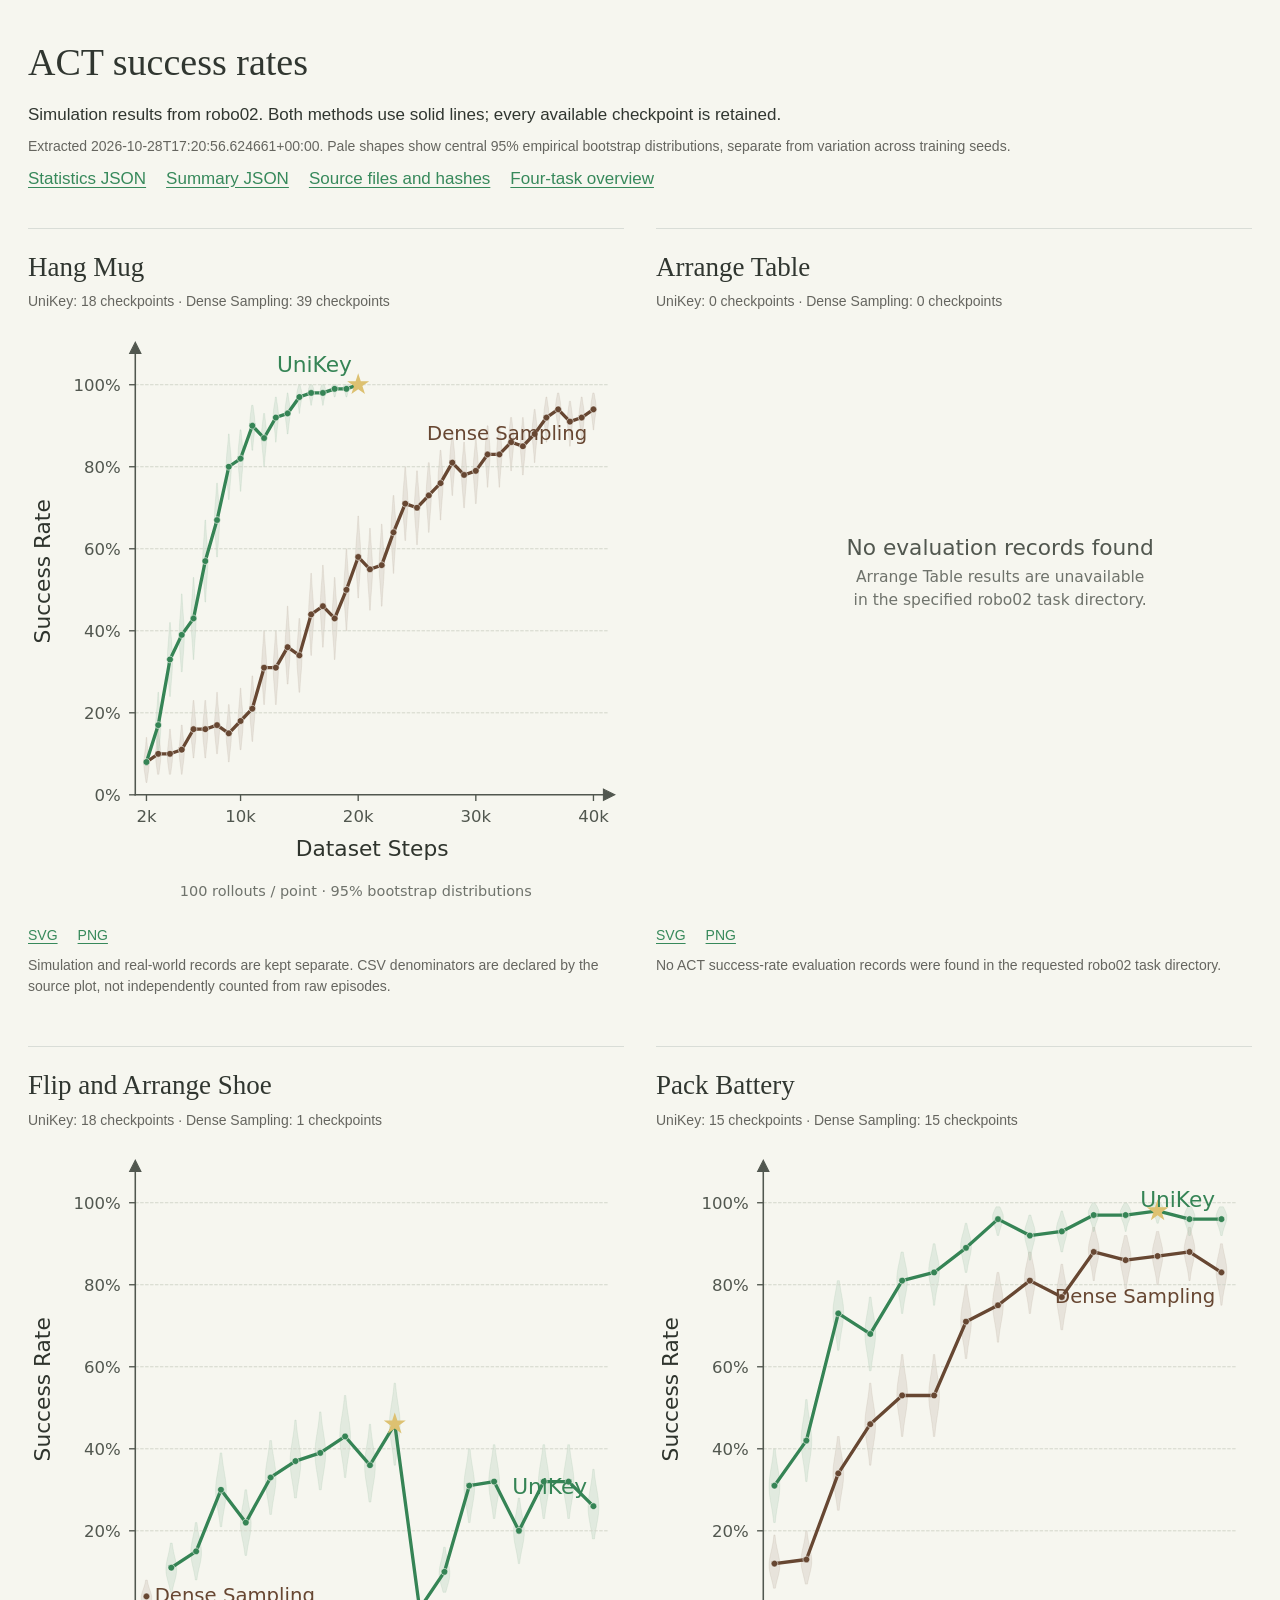
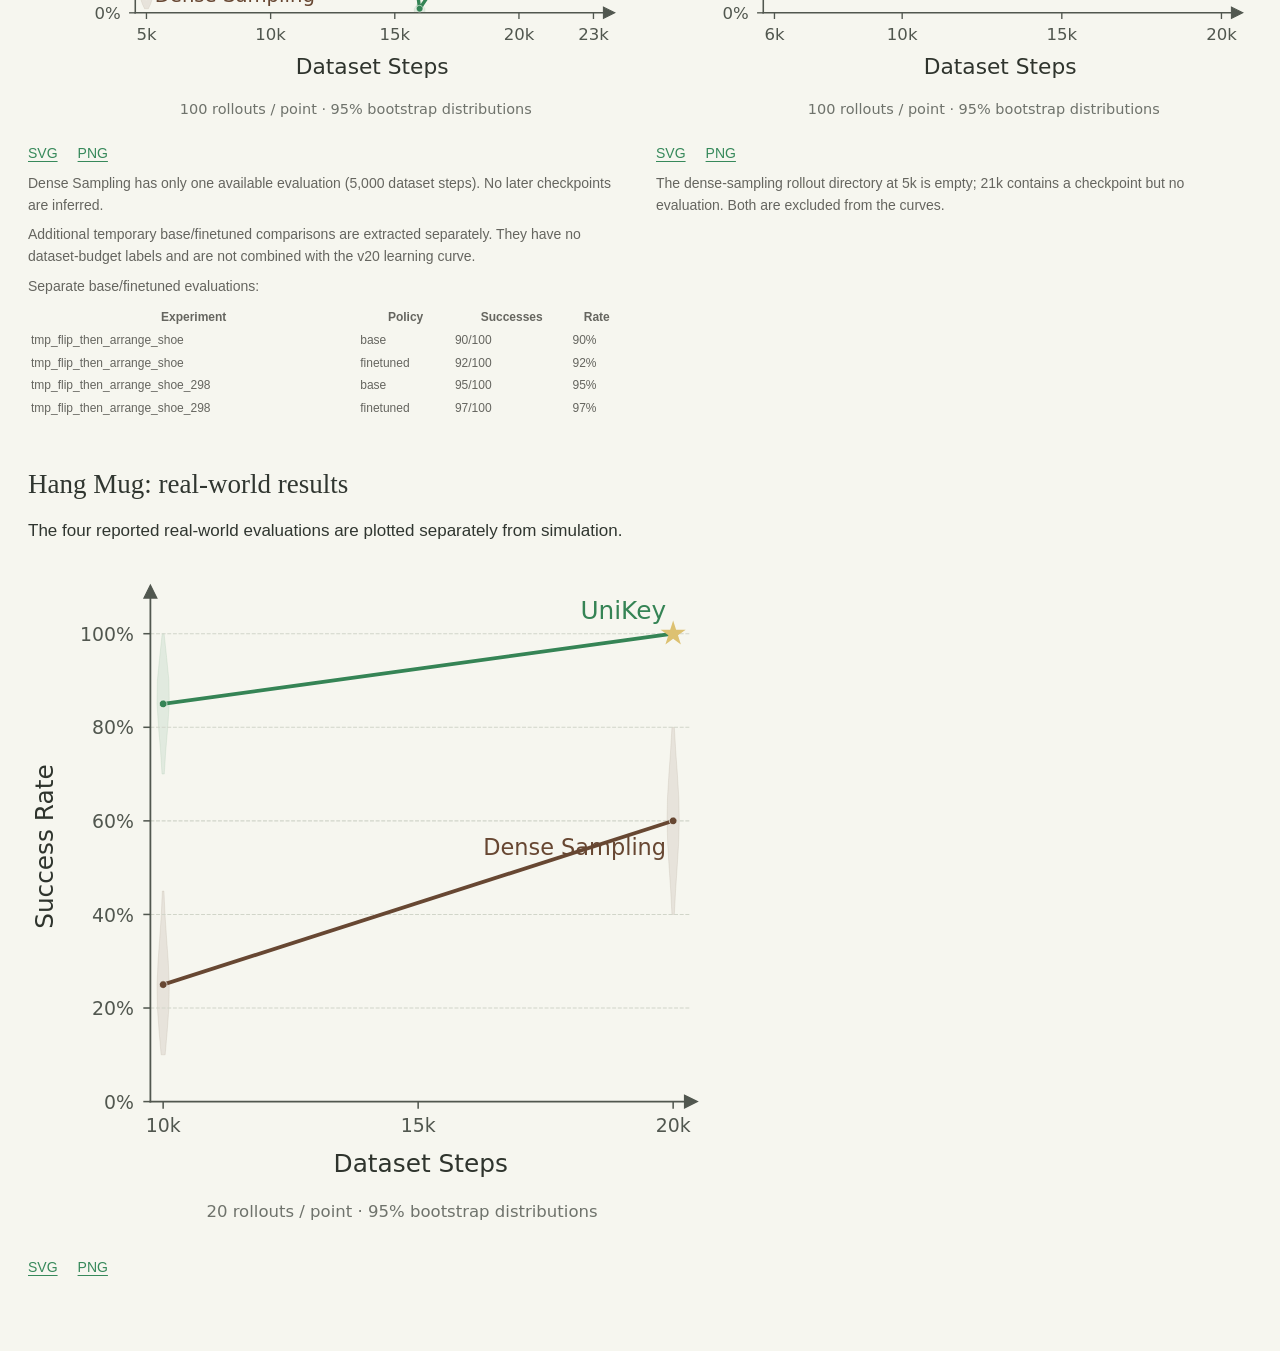
<file: data_stat/index.html>
<!doctype html><html lang="en"><head><meta charset="utf-8"><meta name="viewport" content="width=device-width,initial-scale=1">
<title>ACT Success Rates — Local Preview</title><style>
*{box-sizing:border-box}body{margin:0;background:#f6f6ef;color:#303630;font:17px/1.55 Arial,sans-serif}main{max-width:1400px;margin:auto;padding:40px 28px 64px}h1,h2{font-family:Georgia,serif;font-weight:400;line-height:1.2}h1{font-size:38px;margin:0 0 16px}h2{font-size:27px;margin:0 0 8px}a{color:#37895b;text-underline-offset:3px}header{margin-bottom:36px}header p{margin:8px 0}.links,.downloads{display:flex;flex-wrap:wrap;gap:20px}.grid{display:grid;grid-template-columns:repeat(2,minmax(0,1fr));gap:40px 32px}article{min-width:0;border-top:1px solid #d9ddd7;padding-top:22px}article img{display:block;width:100%;height:auto;mix-blend-mode:multiply}.coverage{color:#65655f;font-size:14px;margin:0 0 8px}.notes{font-size:14px;color:#65655f}.notes p{margin:8px 0}.downloads{font-size:14px;margin:8px 0}.real{margin-top:48px;max-width:680px}.real img{width:100%;height:auto;mix-blend-mode:multiply}@media(max-width:700px){main{padding:28px 18px 44px}.grid{grid-template-columns:1fr}h1{font-size:30px}}
</style></head><body><main><header><h1>ACT success rates</h1>
<p>Simulation results from robo02. Both methods use solid lines; every available checkpoint is retained.</p>
<p class="coverage">Extracted 2026-10-28T17:20:56.624661+00:00. Pale shapes show central 95% empirical bootstrap distributions, separate from variation across training seeds.</p>
<p class="links"><a href="statistics.json">Statistics JSON</a><a href="summary.json">Summary JSON</a><a href="sources.json">Source files and hashes</a><a href="plots/overview.png">Four-task overview</a></p></header>
<section class="grid"><article><h2>Hang Mug</h2><p class="coverage">UniKey: 18 checkpoints · Dense Sampling: 39 checkpoints</p>
<a href="plots/hang_mug.svg" target="_blank"><img src="plots/hang_mug.svg?v=35fab3a58383" width="1440" height="1440" alt="Hang Mug simulation success rates" /></a>
<p class="downloads"><a href="plots/hang_mug.svg">SVG</a><a href="plots/hang_mug.png">PNG</a></p><div class="notes"><p>Simulation and real-world records are kept separate. CSV denominators are declared by the source plot, not independently counted from raw episodes.</p></div></article>
<article><h2>Arrange Table</h2><p class="coverage">UniKey: 0 checkpoints · Dense Sampling: 0 checkpoints</p>
<a href="plots/table_arrange.svg" target="_blank"><img src="plots/table_arrange.svg?v=4df8ba5c4b4c" width="1440" height="1440" alt="Arrange Table simulation success rates" /></a>
<p class="downloads"><a href="plots/table_arrange.svg">SVG</a><a href="plots/table_arrange.png">PNG</a></p><div class="notes"><p>No ACT success-rate evaluation records were found in the requested robo02 task directory.</p></div></article>
<article><h2>Flip and Arrange Shoe</h2><p class="coverage">UniKey: 18 checkpoints · Dense Sampling: 1 checkpoints</p>
<a href="plots/flip_then_arrange_shoe.svg" target="_blank"><img src="plots/flip_then_arrange_shoe.svg?v=a3ce1de96430" width="1440" height="1440" alt="Flip and Arrange Shoe simulation success rates" /></a>
<p class="downloads"><a href="plots/flip_then_arrange_shoe.svg">SVG</a><a href="plots/flip_then_arrange_shoe.png">PNG</a></p><div class="notes"><p>Dense Sampling has only one available evaluation (5,000 dataset steps). No later checkpoints are inferred.</p><p>Additional temporary base/finetuned comparisons are extracted separately. They have no dataset-budget labels and are not combined with the v20 learning curve.</p><p>Separate base/finetuned evaluations:</p><table style="width:100%;font-size:12px;overflow-wrap:anywhere"><thead><tr><th>Experiment</th><th>Policy</th><th>Successes</th><th>Rate</th></tr></thead><tbody><tr><td>tmp_flip_then_arrange_shoe</td><td>base</td><td>90/100</td><td>90%</td></tr><tr><td>tmp_flip_then_arrange_shoe</td><td>finetuned</td><td>92/100</td><td>92%</td></tr><tr><td>tmp_flip_then_arrange_shoe_298</td><td>base</td><td>95/100</td><td>95%</td></tr><tr><td>tmp_flip_then_arrange_shoe_298</td><td>finetuned</td><td>97/100</td><td>97%</td></tr></tbody></table></div></article>
<article><h2>Pack Battery</h2><p class="coverage">UniKey: 15 checkpoints · Dense Sampling: 15 checkpoints</p>
<a href="plots/pack_battery.svg" target="_blank"><img src="plots/pack_battery.svg?v=7e76a7aec036" width="1440" height="1440" alt="Pack Battery simulation success rates" /></a>
<p class="downloads"><a href="plots/pack_battery.svg">SVG</a><a href="plots/pack_battery.png">PNG</a></p><div class="notes"><p>The dense-sampling rollout directory at 5k is empty; 21k contains a checkpoint but no evaluation. Both are excluded from the curves.</p></div></article></section>
<section class="real"><h2>Hang Mug: real-world results</h2><p>The four reported real-world evaluations are plotted separately from simulation.</p><a href="plots/hang_mug_real.svg"><img src="plots/hang_mug_real.svg" alt="Hang Mug real-world success rates" width="1440" height="1440"></a><p class="downloads"><a href="plots/hang_mug_real.svg">SVG</a><a href="plots/hang_mug_real.png">PNG</a></p></section>
</main></body></html>
</file>
